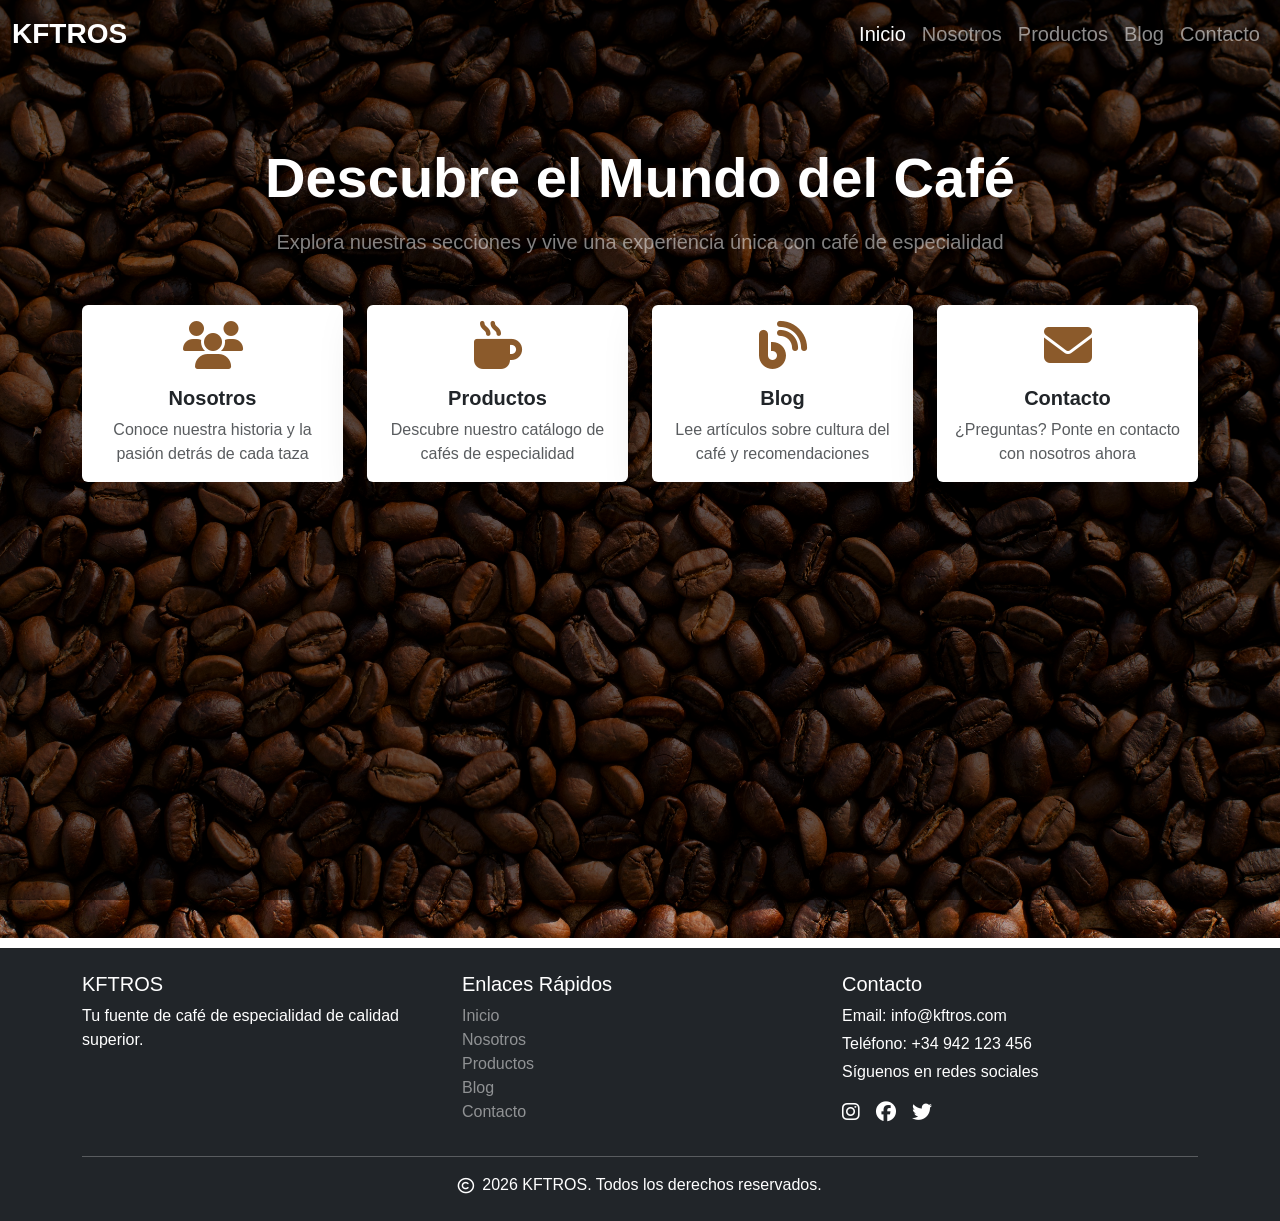
<file: index.html>
<!DOCTYPE html>
<html lang="es">

<head>
    <meta charset="UTF-8">
    <meta name="viewport" content="width=device-width, initial-scale=1.0">
    <meta http-equiv="X-UA-Compatible" content="ie=edge">
    <title>KFTROS - Café de Especialidad</title>
    <!-- Bootstrap CSS -->
    <link href="https://cdn.jsdelivr.net/npm/bootstrap@5.3.0/dist/css/bootstrap.min.css" rel="stylesheet">
    <!-- Font Awesome CSS -->
    <link rel="stylesheet" href="https://cdnjs.cloudflare.com/ajax/libs/font-awesome/6.4.0/css/all.min.css">
    <!-- ESTILOS CSS -->
    <link href="./css/estilos.css" rel="stylesheet">
</head>

<body class="body_index">
    <!-- Navbar -->
    <header>
        <nav id="navbar" class="navbar navbar-expand-lg navbar-dark bg-transparent text-white fixed-top">
            <div class="container-fluid">
                <a class="navbar-brand fw-bold fs-3" href="./">KFTROS</a>
                <button class="navbar-toggler" type="button" data-bs-toggle="collapse" data-bs-target="#navbarNav"
                    aria-controls="navbarNav" aria-expanded="false" aria-label="Toggle navigation">
                    <span class="navbar-toggler-icon"></span>
                </button>
                <div class="collapse navbar-collapse" id="navbarNav">
                    <ul class="navbar-nav ms-auto">
                        <li class="nav-item">
                            <a class="nav-link active fs-5" aria-current="page" href="./">Inicio</a>
                        </li>
                        <li class="nav-item">
                            <a class="nav-link fs-5" href="./xml/nosotros.xml">Nosotros</a>
                        </li>
                        <li class="nav-item">
                            <a class="nav-link fs-5" href="./xml/productos.xml">Productos</a>
                        </li>
                        <li class="nav-item">
                            <a class="nav-link fs-5" href="./xml/blog_cafe.xml">Blog</a>
                        </li>
                        <li class="nav-item">
                            <a class="nav-link fs-5" href="./views/contacto.html">Contacto</a>
                        </li>
                    </ul>
                </div>
            </div>
        </nav>
    </header>

    <!-- Main -->
    <main class="min-vh-100">

        <!-- Hero Section -->
        <section class="hero-section py-5">
            <div class="container py-5 mt-5">
                <div class="text-center mb-5">
                    <h1 class="display-4 fw-bold mb-3 text-white">Descubre el Mundo del Café</h1>
                    <p class="fs-5 text-white-50">Explora nuestras secciones y vive una experiencia única con café de especialidad</p>
                </div>

                <!-- Tarjetas de navegación -->
                <div class="row g-4">
                    <!-- Tarjeta Nosotros -->
                    <div class="col-md-6 col-lg-3">
                        <a href="./xml/nosotros.xml" class="text-decoration-none">
                            <div class="card h-100 shadow-lg border-0 card-hover">
                                <div class="card-body text-center">
                                    <div class="mb-3 text-brown">
                                        <i class="fas fa-users fa-3x"></i>
                                    </div>
                                    <h5 class="card-title fw-bold text-dark">Nosotros</h5>
                                    <p class="card-text text-muted">Conoce nuestra historia y la pasión detrás de cada taza</p>
                                </div>
                            </div>
                        </a>
                    </div>

                    <!-- Tarjeta Productos -->
                    <div class="col-md-6 col-lg-3">
                        <a href="./xml/productos.xml" class="text-decoration-none">
                            <div class="card h-100 shadow-lg border-0 card-hover">
                                <div class="card-body text-center">
                                    <div class="mb-3 text-brown">
                                        <i class="fas fa-mug-hot fa-3x"></i>
                                    </div>
                                    <h5 class="card-title fw-bold text-dark">Productos</h5>
                                    <p class="card-text text-muted">Descubre nuestro catálogo de cafés de especialidad</p>
                                </div>
                            </div>
                        </a>
                    </div>

                    <!-- Tarjeta Blog -->
                    <div class="col-md-6 col-lg-3">
                        <a href="./xml/blog_cafe.xml" class="text-decoration-none">
                            <div class="card h-100 shadow-lg border-0 card-hover">
                                <div class="card-body text-center">
                                    <div class="mb-3 text-brown">
                                        <i class="fas fa-blog fa-3x"></i>
                                    </div>
                                    <h5 class="card-title fw-bold text-dark">Blog</h5>
                                    <p class="card-text text-muted">Lee artículos sobre cultura del café y recomendaciones</p>
                                </div>
                            </div>
                        </a>
                    </div>

                    <!-- Tarjeta Contacto -->
                    <div class="col-md-6 col-lg-3">
                        <a href="./views/contacto.html" class="text-decoration-none">
                            <div class="card h-100 shadow-lg border-0 card-hover">
                                <div class="card-body text-center">
                                    <div class="mb-3 text-brown">
                                        <i class="fas fa-envelope fa-3x"></i>
                                    </div>
                                    <h5 class="card-title fw-bold text-dark">Contacto</h5>
                                    <p class="card-text text-muted">¿Preguntas? Ponte en contacto con nosotros ahora</p>
                                </div>
                            </div>
                        </a>
                    </div>
                </div>
            </div>
        </section>
    </main>

    <!-- Footer -->
    <footer class="bg-dark text-white py-4 mt-5">
        <div class="container">
            <div class="row">
                <div class="col-md-4">
                    <h5>KFTROS</h5>
                    <p>Tu fuente de café de especialidad de calidad superior.</p>
                </div>
                <div class="col-md-4">
                    <h5>Enlaces Rápidos</h5>
                    <ul class="list-unstyled">
                        <li><a href="./" class="text-white-50 text-decoration-none">Inicio</a></li>
                        <li><a href="./xml/nosotros.xml" class="text-white-50 text-decoration-none">Nosotros</a></li>
                        <li><a href="./xml/productos.xml" class="text-white-50 text-decoration-none">Productos</a></li>
                        <li><a href="./xml/blog_cafe.xml" class="text-white-50 text-decoration-none">Blog</a></li>
                        <li><a href="./views/contacto.html" class="text-white-50 text-decoration-none">Contacto</a></li>
                    </ul>
                </div>
                <div class="col-md-4">
                    <h5>Contacto</h5>
                    <p class="mb-1">Email: info@kftros.com</p>
                    <p class="mb-1">Teléfono: +34 942 123 456</p>
                    <p>Síguenos en redes sociales</p>
                    <ul class="list-unstyled d-flex gap-3">
                        <li><a href="#" class="text-white text-decoration-none"><i
                                    class="fa-brands fa-instagram fa-lg"></i></a></li>
                        <li><a href="#" class="text-white text-decoration-none"><i
                                    class="fa-brands fa-facebook fa-lg"></i></a></li>
                        <li><a href="#" class="text-white text-decoration-none"><i
                                    class="fa-brands fa-twitter fa-lg"></i></a></li>
                    </ul>
                </div>
            </div>
            <hr class="bg-white-50"></hr>
            <div class="text-center d-flex align-items-center justify-content-center gap-2">
                <i class="fa-regular fa-copyright"></i>
                <p class="mb-0">2026 KFTROS. Todos los derechos reservados.</p>
            </div>
        </div>
    </footer>

    <!-- Bootstrap JS -->
    <script src="https://cdn.jsdelivr.net/npm/bootstrap@5.3.0/dist/js/bootstrap.bundle.min.js"></script>
    
    <!-- Script para cambiar navbar al hacer scroll -->
    <script src="./js/navbar_scroll.js"></script>
</body>

</html>
</file>
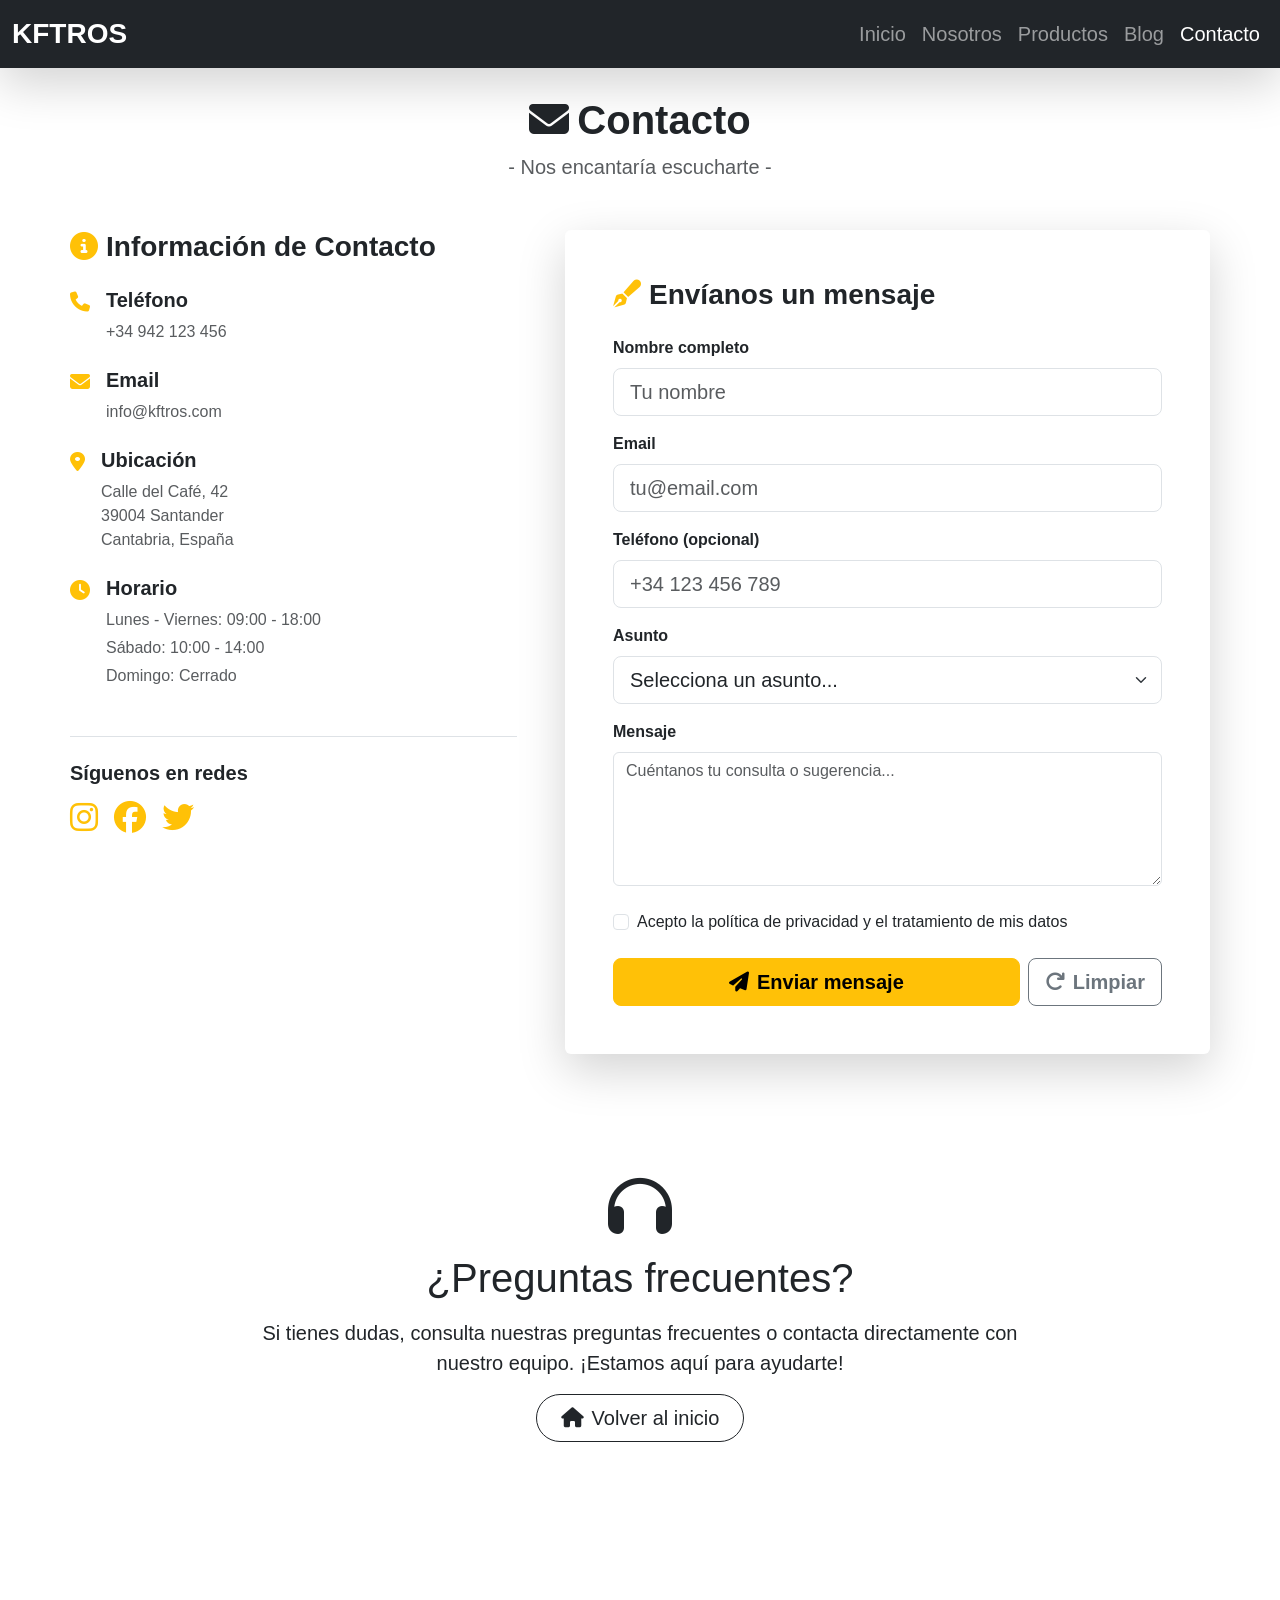
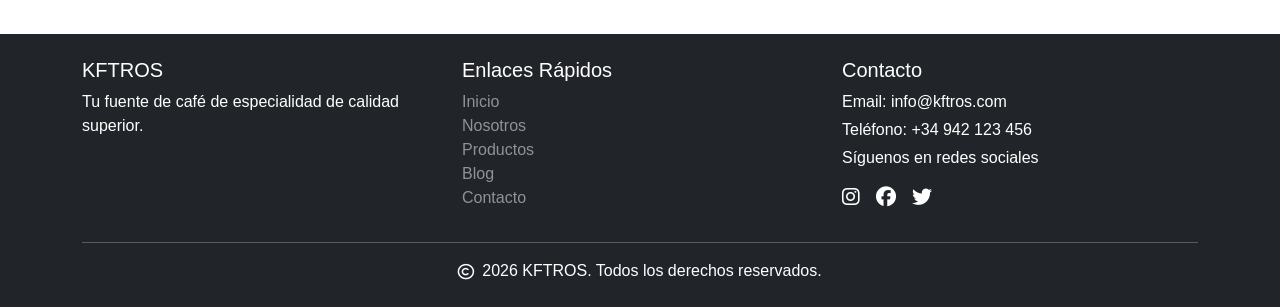
<file: views/contacto.html>
<!DOCTYPE html>
<html lang="es">
<head>
    <meta charset="UTF-8">
    <meta name="viewport" content="width=device-width, initial-scale=1.0">
    <meta http-equiv="X-UA-Compatible" content="ie=edge"/>
    <title>KFTROS - Contacto</title>
    <!-- Bootstrap CSS -->
    <link href="https://cdn.jsdelivr.net/npm/bootstrap@5.3.0/dist/css/bootstrap.min.css" rel="stylesheet"/>
    <!-- Font Awesome CSS -->
    <link rel="stylesheet" href="https://cdnjs.cloudflare.com/ajax/libs/font-awesome/6.4.0/css/all.min.css"/>
    <!-- ESTILOS CSS -->
    <link href="../css/estilos.css" rel="stylesheet"/>
</head>
<body>
    <!-- Navbar -->
    <header>
        <nav class="navbar navbar-expand-lg navbar-dark bg-dark text-white shadow-lg fixed-top">
            <div class="container-fluid">
                <a class="navbar-brand fw-bold fs-3" href="../">KFTROS</a>
                <button class="navbar-toggler" type="button" data-bs-toggle="collapse" data-bs-target="#navbarNav"
                        aria-controls="navbarNav" aria-expanded="false" aria-label="Toggle navigation">
                    <span class="navbar-toggler-icon"></span>
                </button>
                <div class="collapse navbar-collapse" id="navbarNav">
                    <ul class="navbar-nav ms-auto">
                        <li class="nav-item">
                            <a class="nav-link fs-5" href="../">Inicio</a>
                        </li>
                        <li class="nav-item">
                            <a class="nav-link fs-5" href="../xml/nosotros.xml">Nosotros</a>
                        </li>
                        <li class="nav-item">
                            <a class="nav-link fs-5" href="../xml/productos.xml">Productos</a>
                        </li>
                        <li class="nav-item">
                            <a class="nav-link fs-5" href="../xml/blog_cafe.xml">Blog</a>
                        </li>
                        <li class="nav-item">
                            <a class="nav-link active fs-5" aria-current="page" href="../views/contacto.html">Contacto</a>
                        </li>
                    </ul>
                </div>
            </div>
        </nav>
    </header>

    <!-- Main -->
    <main>

        <!-- titulo -->
        <div class="container pt-5 mt-5">
            <div class="text-center">
                <h1 class="fw-bold fs-1">
                    <i class="fas fa-envelope me-2"></i>Contacto
                </h1>
                <p class="text-muted fs-5">- Nos encantaría escucharte -</p>
            </div>
        </div>

        <!-- contenedor principal -->
        <div class="container my-5 p-5 p-lg-0">
            <div class="row g-5">
                <!-- INFORMACIÓN DE CONTACTO -->
                <div class="col-lg-5">
                    <div class="mb-5">
                        <h3 class="fw-bold mb-4">
                            <i class="fas fa-info-circle me-2 text-warning"></i>Información de Contacto
                        </h3>
                        
                        <!-- Teléfono -->
                        <div class="mb-4">
                            <div class="d-flex align-items-start">
                                <i class="fas fa-phone me-3 mt-1 text-warning fs-5"></i>
                                <div>
                                    <h5 class="fw-bold mb-2">Teléfono</h5>
                                    <p class="text-muted mb-0">+34 942 123 456</p>
                                </div>
                            </div>
                        </div>

                        <!-- Email -->
                        <div class="mb-4">
                            <div class="d-flex align-items-start">
                                <i class="fas fa-envelope me-3 mt-1 text-warning fs-5"></i>
                                <div>
                                    <h5 class="fw-bold mb-2">Email</h5>
                                    <p class="text-muted mb-0">info@kftros.com</p>
                                </div>
                            </div>
                        </div>

                        <!-- Ubicación -->
                        <div class="mb-4">
                            <div class="d-flex align-items-start">
                                <i class="fas fa-map-marker-alt me-3 mt-1 text-warning fs-5"></i>
                                <div>
                                    <h5 class="fw-bold mb-2">Ubicación</h5>
                                    <p class="text-muted mb-0">
                                        Calle del Café, 42<br>
                                        39004 Santander<br>
                                        Cantabria, España
                                    </p>
                                </div>
                            </div>
                        </div>

                        <!-- Horario -->
                        <div class="mb-4">
                            <div class="d-flex align-items-start">
                                <i class="fas fa-clock me-3 mt-1 text-warning fs-5"></i>
                                <div>
                                    <h5 class="fw-bold mb-2">Horario</h5>
                                    <p class="text-muted mb-1">Lunes - Viernes: 09:00 - 18:00</p>
                                    <p class="text-muted mb-1">Sábado: 10:00 - 14:00</p>
                                    <p class="text-muted mb-0">Domingo: Cerrado</p>
                                </div>
                            </div>
                        </div>
                    </div>

                    <!-- Redes sociales -->
                    <div class="mt-5 pt-4 border-top">
                        <h5 class="fw-bold mb-3">Síguenos en redes</h5>
                        <ul class="list-unstyled d-flex gap-3">
                            <li>
                                <a href="#" class="text-decoration-none text-warning" title="Instagram">
                                    <i class="fa-brands fa-instagram fa-2x"></i>
                                </a>
                            </li>
                            <li>
                                <a href="#" class="text-decoration-none text-warning" title="Facebook">
                                    <i class="fa-brands fa-facebook fa-2x"></i>
                                </a>
                            </li>
                            <li>
                                <a href="#" class="text-decoration-none text-warning" title="Twitter">
                                    <i class="fa-brands fa-twitter fa-2x"></i>
                                </a>
                            </li>
                        </ul>
                    </div>
                </div>

                <!-- FORMULARIO PRINCIPAL -->
                <div class="col-lg-7">
                    <div class="card border-0 shadow-lg">
                        <div class="card-body p-5">
                            <h3 class="fw-bold mb-4">
                                <i class="fas fa-pen-fancy me-2 text-warning"></i>Envíanos un mensaje
                            </h3>

                            <form>
                                <!-- Nombre -->
                                <div class="mb-3">
                                    <label for="nombre" class="form-label fw-bold">Nombre completo</label>
                                    <input type="text" class="form-control form-control-lg" id="nombre" placeholder="Tu nombre" required>
                                </div>

                                <!-- Email -->
                                <div class="mb-3">
                                    <label for="email" class="form-label fw-bold">Email</label>
                                    <input type="email" class="form-control form-control-lg" id="email" placeholder="tu@email.com" pattern="[a-z0-9._%+-]+@[a-z0-9.-]+\.[a-z]{2,}$" required>
                                </div>

                                <!-- Teléfono -->
                                <div class="mb-3">
                                    <label for="telefono" class="form-label fw-bold">Teléfono (opcional)</label>
                                    <input type="tel" class="form-control form-control-lg" id="telefono" pattern="^\+?(\d{2,3})?[\d\s]{8,15}$" placeholder="+34 123 456 789">
                                </div>

                                <!-- Asunto -->
                                <div class="mb-3">
                                    <label for="asunto" class="form-label fw-bold">Asunto</label>
                                    <select class="form-select form-select-lg" id="asunto" required>
                                        <option value="">Selecciona un asunto...</option>
                                        <option value="consulta">Consulta sobre productos</option>
                                        <option value="suscripcion">Información de suscripciones</option>
                                        <option value="colaboracion">Colaboración/Blog</option>
                                        <option value="reclamacion">Reclamación o sugerencia</option>
                                        <option value="otro">Otro</option>
                                    </select>
                                </div>

                                <!-- Mensaje -->
                                <div class="mb-4">
                                    <label for="mensaje" class="form-label fw-bold">Mensaje</label>
                                    <textarea class="form-control" id="mensaje" rows="5" placeholder="Cuéntanos tu consulta o sugerencia..." required></textarea>
                                </div>

                                <!-- Checkbox términos -->
                                <div class="mb-4">
                                    <div class="form-check">
                                        <input class="form-check-input" type="checkbox" id="terminos" required>
                                        <label class="form-check-label" for="terminos">
                                            Acepto la política de privacidad y el tratamiento de mis datos
                                        </label>
                                    </div>
                                </div>

                                <!-- Botones -->
                                <div class="d-grid gap-2 d-md-flex">
                                    <button type="submit" class="btn btn-warning btn-lg fw-bold flex-md-grow-1">
                                        <i class="fas fa-paper-plane me-2"></i>Enviar mensaje
                                    </button>
                                    <button type="reset" class="btn btn-outline-secondary btn-lg fw-bold">
                                        <i class="fas fa-redo me-2"></i>Limpiar
                                    </button>
                                </div>
                            </form>
                        </div>
                    </div>
                </div>
            </div>
        </div>

        <!-- CTA -->
        <div class="container-fluid p-5 my-5">
            <div class="text-center rounded-3">
                <i class="fas fa-headphones mt-4 mb-3 d-block" style="font-size: 4rem;"></i>
                <h1 class="mb-3">¿Preguntas frecuentes?</h1>
                <p class="col-lg-8 mx-auto fs-5">
                    Si tienes dudas, consulta nuestras preguntas frecuentes o contacta directamente con nuestro equipo. ¡Estamos aquí para ayudarte!
                </p>
                <div class="d-inline-flex gap-2 mb-5">
                    <a href="../" class="btn btn-outline-dark btn-lg px-4 rounded-pill">
                        <i class="fas fa-home me-2"></i>Volver al inicio
                    </a>
                </div>
            </div>
        </div>

    </main>

    <!-- Footer -->
    <footer class="bg-dark text-white py-4 mt-5">
        <div class="container">
            <div class="row">
                <div class="col-md-4">
                    <h5>KFTROS</h5>
                    <p>Tu fuente de café de especialidad de calidad superior.</p>
                </div>
                <div class="col-md-4">
                    <h5>Enlaces Rápidos</h5>
                    <ul class="list-unstyled">
                        <li><a href="../" class="text-white-50 text-decoration-none">Inicio</a></li>
                        <li><a href="../xml/nosotros.xml" class="text-white-50 text-decoration-none">Nosotros</a></li>
                        <li><a href="../xml/productos.xml" class="text-white-50 text-decoration-none">Productos</a></li>
                        <li><a href="../xml/blog_cafe.xml" class="text-white-50 text-decoration-none">Blog</a></li>
                        <li><a href="../views/contacto.html" class="text-white-50 text-decoration-none">Contacto</a></li>
                    </ul>
                </div>
                <div class="col-md-4">
                    <h5>Contacto</h5>
                    <p class="mb-1">Email: info@kftros.com</p>
                    <p class="mb-1">Teléfono: +34 942 123 456</p>
                    <p>Síguenos en redes sociales</p>
                    <ul class="list-unstyled d-flex gap-3">
                        <li><a href="#" class="text-white text-decoration-none"><i
                                    class="fa-brands fa-instagram fa-lg"></i></a></li>
                        <li><a href="#" class="text-white text-decoration-none"><i
                                    class="fa-brands fa-facebook fa-lg"></i></a></li>
                        <li><a href="#" class="text-white text-decoration-none"><i
                                    class="fa-brands fa-twitter fa-lg"></i></a></li>
                    </ul>
                </div>
            </div>
            <hr class="bg-white-50"></hr>
            <div class="text-center d-flex align-items-center justify-content-center gap-2">
                <i class="fa-regular fa-copyright"></i>
                <p class="mb-0">2026 KFTROS. Todos los derechos reservados.</p>
            </div>
        </div>
    </footer>

    <!-- Bootstrap JS -->
    <script src="https://cdn.jsdelivr.net/npm/bootstrap@5.3.0/dist/js/bootstrap.bundle.min.js"></script>
</body>
</html>
</file>
<file: css/estilos.css>
body {
    font-family: 'Arial', sans-serif;
    margin: 0;
    padding: 0;
    min-height: 100vh;
    display: flex;
    flex-direction: column;
}

main {
    flex-grow: 1;
}


/*******************************************************************************************************
/********************************************      INDEX    *********************************************
/*******************************************************************************************************/

.body_index {
    background-image: url('../assets/images/fondo_cafe.jpg');
    background-size: cover;
    background-position: center;
    background-attachment: fixed;
    background-repeat: no-repeat;
    min-height: 100vh;
    color: white;
}

.body_index::before {
    content: "";
    position: fixed;
    top: 0;
    left: 0;
    width: 100%;
    height: 100%;
    background-color: rgba(0, 0, 0, 0.5);
    z-index: -1;
}


/* Clase para color marrón en iconos */
.text-brown {
    color: #8b5a2b;
}

/* Efecto hover para tarjetas */
.card-hover {
    transition: all 0.3s ease;
}

.card-hover:hover {
    transform: translateY(-10px);
    box-shadow: 0 15px 40px rgba(0, 0, 0, 0.3) !important;
}

.card-hover:hover .text-brown {
    color: #a0522d;
}

/* Navbar del index con scroll */
#navbar {
    transition: all 0.3s ease;
}

#navbar.scrolled {
    background-color: rgba(33, 37, 41, 0.95) !important;
    box-shadow: 0 2px 10px rgba(0, 0, 0, 0.3);
}


/*******************************************************************************************************
/********************************************   NOSOTROS   *********************************************
/*******************************************************************************************************/

/* Estilos para el carrusel del equipo */
.carousel-img {
    height: 400px;
    object-fit: cover;
}


/*******************************************************************************************************
/********************************************      BLOG    *********************************************
/*******************************************************************************************************/

/* Estilos para imagenes del blog */
.blog-card-img {
    width: 100%;
    height: 100%;
    object-fit: cover;
    display: block;
}

/* Magia para móviles: Evita que la imagen sea gigante */
@media (max-width: 767px) {
    .blog-card-img {
        height: 250px; /* Le ponemos un tope de altura solo en móviles */
    }
}
</file>
